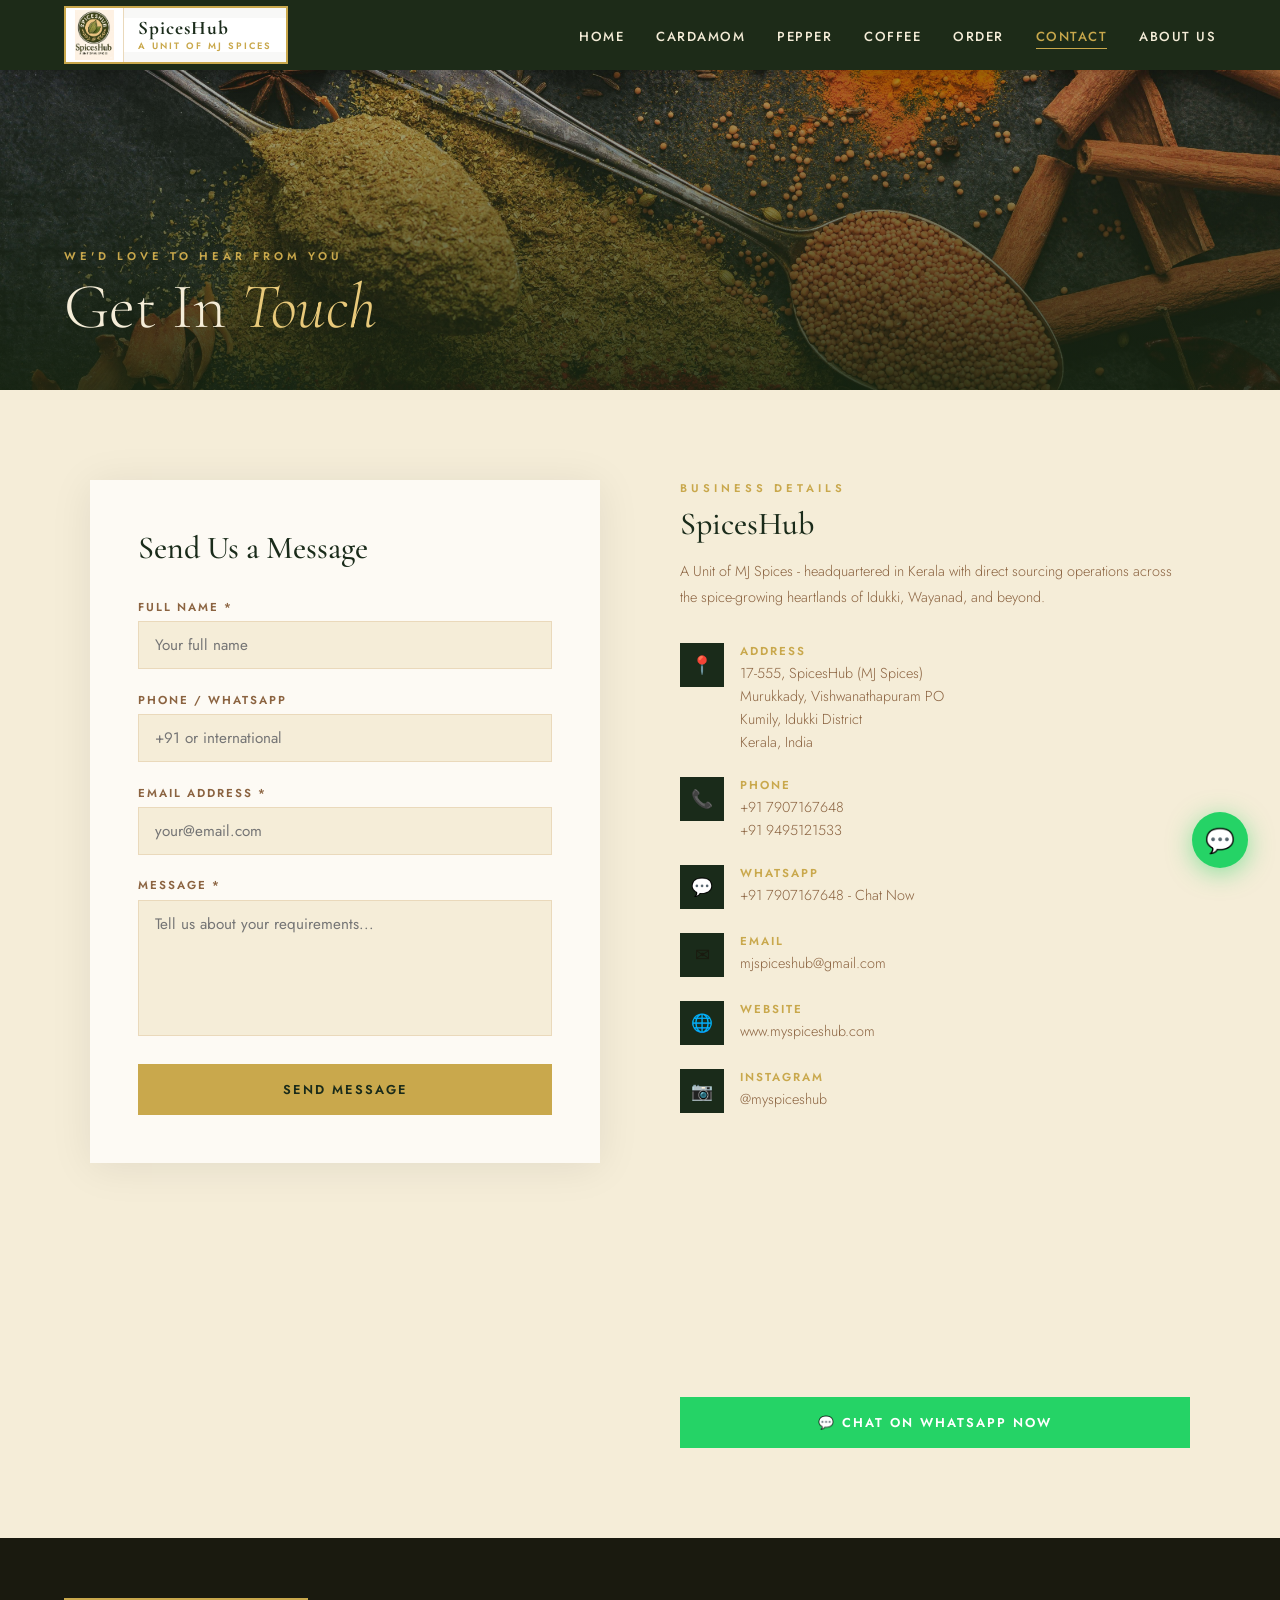
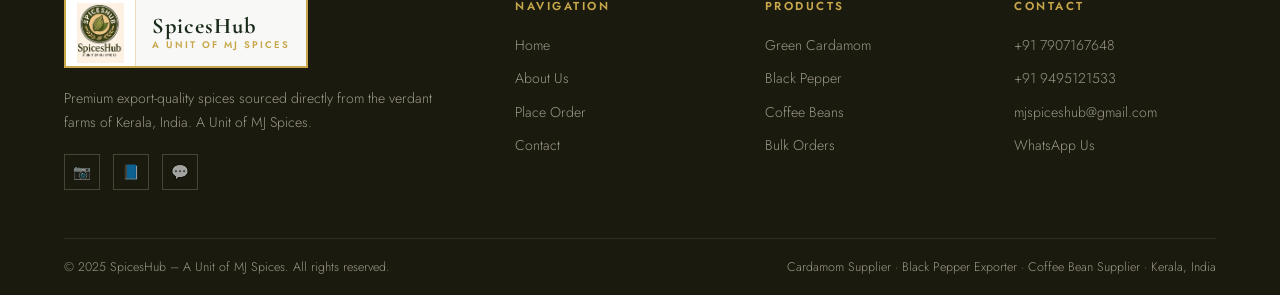
<file: contact.html>
<!DOCTYPE html>
<html lang="en">
<head>
  <meta charset="UTF-8">
  <meta name="viewport" content="width=device-width, initial-scale=1.0">
  <title>Contact Us - SpicesHub | Kerala Spice Exporter</title>
  <meta name="description" content="Contact SpicesHub for premium Kerala spices. WhatsApp: +91 7907167648. Email: mjspiceshub@gmail.com. Sourcing from Idukki, Kerala.">
  <link rel="stylesheet" href="style.css">
  <style>
    .contact-layout {
      display: grid; grid-template-columns: 1fr 1fr;
      gap: 5rem; max-width: 1100px; margin: 0 auto;
    }
    @media (max-width: 860px) { .contact-layout { grid-template-columns: 1fr; } }
  </style>
</head>
<body>
<div class="page-content">

  <!-- PAGE HERO -->
  <div class="page-hero">
    <div class="page-hero-bg" style="background-image: url('images/spice5.jpg');"></div>
    <div class="page-hero-overlay"></div>
    <div class="page-hero-content">
      <span class="page-hero-tag">We'd Love to Hear from You</span>
      <h1>Get In <em>Touch</em></h1>
    </div>
  </div>

  <!-- CONTACT SECTION -->
  <section class="section section--cream">
    <div class="contact-layout">

      <!-- Contact Form -->
      <div class="reveal">
        <div class="form-card">
          <h2>Send Us a Message</h2>
          <div class="form-group">
            <label for="fname">Full Name *</label>
            <input type="text" id="fname" placeholder="Your full name" required>
          </div>
          <div class="form-group">
            <label for="fphone">Phone / WhatsApp</label>
            <input type="tel" id="fphone" placeholder="+91 or international">
          </div>
          <div class="form-group">
            <label for="femail">Email Address *</label>
            <input type="email" id="femail" placeholder="your@email.com" required>
          </div>
          <div class="form-group">
            <label for="fmessage">Message *</label>
            <textarea id="fmessage" rows="5" placeholder="Tell us about your requirements..." required></textarea>
          </div>
          <button class="btn btn-primary" onclick="submitContact()" style="width:100%;border:none;padding:16px;justify-content:center;">
            Send Message
          </button>
        </div>
      </div>

      <!-- Business Details -->
      <div class="reveal">
        <span class="section-tag" style="text-align:left;display:block;margin-bottom:0.5rem;">Business Details</span>
        <h2 style="font-size:2rem;color:var(--green-deep);margin-bottom:1rem;font-weight:500;">SpicesHub</h2>
        <p style="color:var(--brown-light);font-size:0.9rem;line-height:1.8;font-weight:300;margin-bottom:2rem;">
          A Unit of MJ Spices - headquartered in Kerala with direct sourcing operations across the spice-growing heartlands of Idukki, Wayanad, and beyond.
        </p>

        <div class="contact-detail">
          <div class="contact-icon">&#128205;</div>
          <div class="contact-detail-text">
            <strong>Address</strong>
            <span>17-555, SpicesHub (MJ Spices)<br>
            Murukkady, Vishwanathapuram PO<br>
            Kumily, Idukki District<br>
            Kerala, India</span>
          </div>
        </div>

        <div class="contact-detail">
          <div class="contact-icon">&#128222;</div>
          <div class="contact-detail-text">
            <strong>Phone</strong>
            <a href="tel:+917907167648">+91 7907167648</a><br>
            <a href="tel:+919495121533">+91 9495121533</a>
          </div>
        </div>

        <div class="contact-detail">
          <div class="contact-icon">&#128172;</div>
          <div class="contact-detail-text">
            <strong>WhatsApp</strong>
            <a href="https://wa.me/917907167648" target="_blank" rel="noopener">
              +91 7907167648 - Chat Now
            </a>
          </div>
        </div>

        <div class="contact-detail">
          <div class="contact-icon">&#9993;</div>
          <div class="contact-detail-text">
            <strong>Email</strong>
            <a href="mailto:mjspiceshub@gmail.com">mjspiceshub@gmail.com</a>
          </div>
        </div>

        <div class="contact-detail">
          <div class="contact-icon">&#127760;</div>
          <div class="contact-detail-text">
            <strong>Website</strong>
            <a href="https://www.myspiceshub.com" target="_blank" rel="noopener">www.myspiceshub.com</a>
          </div>
        </div>

        <div class="contact-detail">
          <div class="contact-icon">&#128247;</div>
          <div class="contact-detail-text">
            <strong>Instagram</strong>
            <a href="https://instagram.com/myspiceshub" target="_blank" rel="noopener">@myspiceshub</a>
          </div>
        </div>

        <!-- Google Map - Kumily, Idukki, Kerala -->
        <div class="map-wrap">
          <iframe
            src="https://www.google.com/maps/embed?pb=!1m18!1m12!1m3!1d62635!2d77.1!3d9.9!2m3!1f0!2f0!3f0!3m2!1i1024!2i768!4f13.1!3m3!1m2!1s0x3b063b3b5e28b4c7%3A0x0!2sKumily%2C%20Kerala%2C%20India!5e0!3m2!1sen!2sin!4v1"
            allowfullscreen="" loading="lazy"
            referrerpolicy="no-referrer-when-downgrade"
            title="SpicesHub location Kumily Idukki Kerala India">
          </iframe>
        </div>

        <div style="margin-top:2rem;">
          <a href="https://wa.me/917907167648?text=Hello%20SpicesHub%2C%20I%20would%20like%20to%20enquire%20about%20your%20spices."
             class="btn btn-whatsapp" target="_blank" rel="noopener"
             style="display:flex;justify-content:center;">
            &#128172; Chat on WhatsApp Now
          </a>
        </div>
      </div>

    </div>
  </section>

</div>

<script src="nav-footer.js"></script>
<script>
function submitContact() {
  var name  = document.getElementById('fname').value.trim();
  var email = document.getElementById('femail').value.trim();
  var phone = document.getElementById('fphone').value.trim();
  var msg   = document.getElementById('fmessage').value.trim();

  if (!name || !email || !msg) {
    alert('Please fill in all required fields marked with *.');
    return;
  }

  var waText = 'Hello SpicesHub,\nName: ' + name + '\nEmail: ' + email;
  if (phone) { waText += '\nPhone: ' + phone; }
  waText += '\n\n' + msg;

  window.open('https://wa.me/917907167648?text=' + encodeURIComponent(waText), '_blank');
}
</script>
</body>
</html>
</file>
<file: style.css>
/* =============================================
   SPICESHUB – Shared Stylesheet
   ============================================= */

@import url('https://fonts.googleapis.com/css2?family=Cormorant+Garamond:ital,wght@0,300;0,400;0,500;0,600;1,300;1,400&family=Jost:wght@300;400;500;600&display=swap');

/* ---------- CSS Variables ---------- */
:root {
  --gold:        #C9A84C;
  --gold-light:  #E8C97A;
  --gold-dark:   #A07830;
  --green-deep:  #1A2B1A;
  --green-mid:   #2D4A2D;
  --green-light: #3D6B3D;
  --cream:       #F5EDD8;
  --cream-dark:  #EAD9BB;
  --brown:       #5C3D1E;
  --brown-light: #8B6340;
  --white:       #FDFAF4;
  --text-dark:   #1A1A0F;
}

/* ---------- Reset ---------- */
*, *::before, *::after { margin: 0; padding: 0; box-sizing: border-box; }
html { scroll-behavior: smooth; }
body {
  font-family: 'Jost', sans-serif;
  background: var(--white);
  color: var(--text-dark);
  overflow-x: hidden;
}
h1, h2, h3, h4 { font-family: 'Cormorant Garamond', serif; font-weight: 500; }
img { max-width: 100%; height: auto; display: block; }
a { text-decoration: none; }

/* ---------- NAV ---------- */
nav {
  position: fixed; top: 0; width: 100%; z-index: 1000;
  display: flex; align-items: center; justify-content: space-between;
  padding: 0 5%; height: 70px;
  background: rgba(20,35,15,0.96);
  backdrop-filter: blur(10px);
  box-shadow: 0 2px 30px rgba(0,0,0,0.3);
}
.nav-logo {
  font-family: 'Cormorant Garamond', serif;
  font-size: 1.7rem; font-weight: 600;
  color: var(--gold); letter-spacing: 2px;
}
.nav-logo span { color: var(--cream); }
.nav-links { display: flex; gap: 2rem; list-style: none; }
.nav-links a {
  color: var(--cream); font-size: 0.82rem;
  letter-spacing: 1.5px; text-transform: uppercase;
  font-weight: 500; position: relative;
  transition: color 0.3s;
}
.nav-links a::after {
  content: ''; position: absolute; bottom: -3px; left: 0;
  width: 0; height: 1px; background: var(--gold);
  transition: width 0.3s ease;
}
.nav-links a:hover,
.nav-links a.active { color: var(--gold); }
.nav-links a:hover::after,
.nav-links a.active::after { width: 100%; }

/* Hamburger */
.hamburger {
  display: none; flex-direction: column; gap: 5px;
  cursor: pointer; padding: 5px; background: none; border: none;
}
.hamburger span { display: block; width: 25px; height: 2px; background: var(--cream); transition: 0.3s; }
.mobile-menu {
  display: none; position: fixed; top: 70px; left: 0; right: 0;
  background: rgba(20,35,15,0.98); padding: 1.5rem 5%;
  flex-direction: column; gap: 0; z-index: 999;
}
.mobile-menu.open { display: flex; }
.mobile-menu a {
  color: var(--cream); font-size: 0.9rem;
  letter-spacing: 1px; text-transform: uppercase; font-weight: 500;
  padding: 0.9rem 0; border-bottom: 1px solid rgba(201,168,76,0.15);
  transition: color 0.3s;
}
.mobile-menu a:hover { color: var(--gold); }

/* ---------- PAGE WRAPPER ---------- */
.page-content { padding-top: 70px; min-height: calc(100vh - 140px); }

/* ---------- PAGE HERO BANNER (inner pages) ---------- */
.page-hero {
  height: 320px; display: flex; align-items: flex-end;
  padding: 0 5% 3rem; position: relative; overflow: hidden;
}
.page-hero-bg {
  position: absolute; inset: 0;
  background-size: cover; background-position: center;
}
.page-hero-overlay {
  position: absolute; inset: 0;
  background: linear-gradient(to top, rgba(20,35,15,0.85) 0%, rgba(20,35,15,0.3) 100%);
}
.page-hero-content { position: relative; z-index: 2; }
.page-hero-tag {
  display: block; font-size: 0.7rem; letter-spacing: 4px;
  text-transform: uppercase; color: var(--gold); font-weight: 600;
  margin-bottom: 0.5rem;
}
.page-hero h1 {
  font-size: clamp(2.2rem, 5vw, 4rem); color: var(--cream);
  font-weight: 300; line-height: 1.1;
}
.page-hero h1 em { font-style: italic; color: var(--gold-light); }

/* ---------- SECTIONS ---------- */
.section { padding: 90px 5%; }
.section-inner { max-width: 1150px; margin: 0 auto; }
.section-header { text-align: center; margin-bottom: 4rem; }
.section-tag {
  font-size: 0.7rem; letter-spacing: 4px;
  text-transform: uppercase; color: var(--gold);
  font-weight: 600; margin-bottom: 0.8rem; display: block;
}
.section-header h2 {
  font-size: clamp(2rem, 4vw, 3rem); color: var(--green-deep);
  font-weight: 400; line-height: 1.2;
}
.section-header p {
  color: var(--brown-light); margin-top: 0.8rem;
  font-size: 0.97rem; font-weight: 300;
  max-width: 600px; margin-left: auto; margin-right: auto;
  line-height: 1.8;
}

/* Dark section */
.section--dark { background: var(--green-deep); }
.section--dark .section-header h2 { color: var(--cream); }
.section--dark .section-header p { color: rgba(245,237,216,0.65); }

/* Cream section */
.section--cream { background: var(--cream); }

/* ---------- BUTTONS ---------- */
.btn {
  display: inline-flex; align-items: center; gap: 8px;
  font-family: 'Jost', sans-serif; font-size: 0.8rem;
  letter-spacing: 2px; text-transform: uppercase;
  font-weight: 600; padding: 14px 32px;
  transition: all 0.3s ease; cursor: pointer;
  border: 2px solid transparent;
}
.btn-primary {
  background: var(--gold); color: var(--green-deep);
  border-color: var(--gold);
}
.btn-primary:hover { background: transparent; color: var(--gold); }
.btn-outline {
  background: transparent; color: var(--cream);
  border-color: rgba(245,237,216,0.5);
}
.btn-outline:hover { border-color: var(--gold); color: var(--gold); }
.btn-whatsapp {
  background: #25D366; color: white; border-color: #25D366;
}
.btn-whatsapp:hover { background: #1da851; border-color: #1da851; }
.btn-dark {
  background: var(--green-deep); color: var(--cream);
  border-color: var(--green-deep);
}
.btn-dark:hover { background: #25D366; border-color: #25D366; color: white; }

/* ---------- PRODUCT CARD ---------- */
.products-grid {
  display: grid;
  grid-template-columns: repeat(auto-fit, minmax(300px, 1fr));
  gap: 2.5rem;
}
.product-card {
  background: var(--white); overflow: hidden;
  box-shadow: 0 4px 30px rgba(0,0,0,0.07);
  transition: all 0.4s ease;
}
.product-card:hover { transform: translateY(-8px); box-shadow: 0 20px 50px rgba(0,0,0,0.15); }
.product-img { height: 260px; overflow: hidden; position: relative; }
.product-img img { width: 100%; height: 100%; object-fit: cover; transition: transform 0.6s ease; }
.product-card:hover .product-img img { transform: scale(1.07); }
.product-badge {
  position: absolute; top: 1rem; right: 1rem;
  background: var(--gold); color: var(--green-deep);
  font-size: 0.65rem; letter-spacing: 2px;
  text-transform: uppercase; font-weight: 700; padding: 4px 12px;
}
.product-info { padding: 2rem; }
.product-origin {
  font-size: 0.72rem; color: var(--gold);
  letter-spacing: 2px; text-transform: uppercase;
  margin-bottom: 0.4rem; font-weight: 600;
}
.product-info h3 {
  font-size: 1.6rem; color: var(--green-deep);
  margin-bottom: 0.8rem; font-weight: 500;
}
.product-info p {
  color: var(--brown-light); font-size: 0.88rem;
  line-height: 1.75; font-weight: 300; margin-bottom: 1.2rem;
}
.pkg-options { display: flex; flex-wrap: wrap; gap: 0.5rem; margin-bottom: 1.5rem; }
.pkg-badge {
  border: 1px solid var(--cream-dark); color: var(--brown-light);
  font-size: 0.7rem; padding: 4px 10px; letter-spacing: 1px; font-weight: 500;
}
.product-price {
  font-family: 'Cormorant Garamond', serif;
  font-size: 1.05rem; color: var(--green-deep);
  margin-bottom: 1.2rem; font-weight: 500;
}
.product-price span { color: var(--gold); }

/* ---------- WHY CARDS ---------- */
.why-grid {
  display: grid;
  grid-template-columns: repeat(auto-fit, minmax(230px, 1fr));
  gap: 2rem;
}
.why-card {
  background: rgba(255,255,255,0.04);
  border: 1px solid rgba(201,168,76,0.2);
  padding: 2.5rem 2rem; text-align: center;
  transition: all 0.4s ease; position: relative; overflow: hidden;
}
.why-card::before {
  content: ''; position: absolute; top: 0; left: 0; right: 0;
  height: 2px;
  background: linear-gradient(to right, transparent, var(--gold), transparent);
  transform: scaleX(0); transition: transform 0.4s ease;
}
.why-card:hover { background: rgba(201,168,76,0.07); transform: translateY(-5px); }
.why-card:hover::before { transform: scaleX(1); }
.why-icon { font-size: 2.2rem; margin-bottom: 1rem; }
.why-card h3 { font-size: 1.2rem; color: var(--gold); margin-bottom: 0.7rem; font-weight: 500; }
.why-card p { color: rgba(245,237,216,0.65); font-size: 0.88rem; line-height: 1.7; font-weight: 300; }

/* ---------- FORMS ---------- */
.form-card {
  background: var(--white);
  padding: 3rem; max-width: 600px; margin: 0 auto;
  box-shadow: 0 4px 40px rgba(0,0,0,0.08);
}
.form-card h2 {
  font-size: 2rem; color: var(--green-deep);
  margin-bottom: 2rem; font-weight: 500;
}
.form-group { margin-bottom: 1.4rem; }
.form-group label {
  display: block; font-size: 0.72rem; letter-spacing: 2px;
  text-transform: uppercase; color: var(--brown-light);
  font-weight: 600; margin-bottom: 0.4rem;
}
.form-group input,
.form-group select,
.form-group textarea {
  width: 100%; padding: 12px 16px;
  border: 1px solid var(--cream-dark);
  background: var(--cream);
  font-family: 'Jost', sans-serif; font-size: 0.95rem;
  color: var(--text-dark); outline: none;
  transition: border-color 0.3s; resize: none;
  appearance: none;
}
.form-group input:focus,
.form-group select:focus,
.form-group textarea:focus {
  border-color: var(--gold); background: var(--white);
}
.form-group select { cursor: pointer; }

/* ---------- CONTACT DETAILS ---------- */
.contact-detail {
  display: flex; gap: 1rem; align-items: flex-start;
  margin-bottom: 1.5rem;
}
.contact-icon {
  width: 44px; height: 44px; min-width: 44px;
  background: var(--green-deep);
  display: flex; align-items: center; justify-content: center;
  font-size: 1.1rem;
}
.contact-detail-text strong {
  display: block; font-size: 0.72rem; letter-spacing: 2px;
  text-transform: uppercase; color: var(--gold); font-weight: 600; margin-bottom: 2px;
}
.contact-detail-text span, .contact-detail-text a {
  color: var(--brown-light); font-size: 0.9rem; font-weight: 300;
}
.contact-detail-text a:hover { color: var(--gold); }

/* ---------- GALLERY GRID ---------- */
.gallery-grid {
  display: grid;
  grid-template-columns: repeat(4, 1fr);
  grid-template-rows: repeat(2, 240px);
  gap: 4px;
}
.gallery-item { overflow: hidden; position: relative; }
.gallery-item:first-child { grid-column: span 2; grid-row: span 2; }
.gallery-item img {
  width: 100%; height: 100%; object-fit: cover;
  transition: transform 0.6s ease, filter 0.4s ease;
  filter: brightness(0.9) saturate(1.1);
}
.gallery-item:hover img { transform: scale(1.06); filter: brightness(1) saturate(1.2); }
.gallery-overlay {
  position: absolute; inset: 0;
  background: linear-gradient(to top, rgba(20,35,15,0.65) 0%, transparent 55%);
  opacity: 0; transition: opacity 0.4s;
  display: flex; align-items: flex-end; padding: 1.2rem;
}
.gallery-item:hover .gallery-overlay { opacity: 1; }
.gallery-overlay span {
  color: var(--cream); font-size: 0.78rem;
  letter-spacing: 2px; text-transform: uppercase; font-weight: 500;
}

/* ---------- STATS ROW ---------- */
.stats-row {
  display: grid; grid-template-columns: repeat(3, 1fr);
  gap: 1.5rem; padding-top: 2rem;
  border-top: 1px solid var(--cream-dark); margin-top: 2rem;
}
.stat h4 { font-size: 2.2rem; color: var(--gold); font-weight: 600; line-height: 1; }
.stat p { font-size: 0.78rem; color: var(--brown-light); letter-spacing: 1px; font-weight: 500; }

/* ---------- FOOTER ---------- */
footer {
  background: var(--text-dark);
  padding: 60px 5% 0;
  color: rgba(245,237,216,0.6);
}
.footer-grid {
  display: grid;
  grid-template-columns: 2fr 1fr 1fr 1fr;
  gap: 3rem; margin-bottom: 3rem;
}
.footer-brand .nav-logo { font-size: 1.5rem; margin-bottom: 1rem; display: block; }
.footer-brand p { font-size: 0.88rem; line-height: 1.7; font-weight: 300; }
.footer-col h4 {
  font-family: 'Jost', sans-serif; font-size: 0.72rem;
  letter-spacing: 2.5px; text-transform: uppercase;
  color: var(--gold); font-weight: 600; margin-bottom: 1.2rem;
}
.footer-col ul { list-style: none; }
.footer-col ul li { margin-bottom: 0.65rem; }
.footer-col ul li a {
  color: rgba(245,237,216,0.6); font-size: 0.88rem;
  font-weight: 300; transition: color 0.3s;
}
.footer-col ul li a:hover { color: var(--gold); }
.social-links { display: flex; gap: 0.8rem; margin-top: 1.2rem; }
.social-link {
  width: 36px; height: 36px;
  border: 1px solid rgba(245,237,216,0.2);
  display: flex; align-items: center; justify-content: center;
  text-decoration: none; color: rgba(245,237,216,0.6);
  font-size: 0.9rem; transition: all 0.3s;
}
.social-link:hover { border-color: var(--gold); color: var(--gold); }
.footer-bottom {
  border-top: 1px solid rgba(245,237,216,0.1);
  padding: 1.2rem 0;
  display: flex; justify-content: space-between; align-items: center;
  flex-wrap: wrap; gap: 0.5rem;
}
.footer-bottom p { font-size: 0.78rem; font-weight: 300; }

/* ---------- FLOATING WHATSAPP ---------- */
.float-wa {
  position: fixed; bottom: 2rem; right: 2rem;
  width: 56px; height: 56px; background: #25D366;
  border-radius: 50%; display: flex; align-items: center; justify-content: center;
  text-decoration: none; font-size: 1.5rem;
  box-shadow: 0 5px 25px rgba(37,211,102,0.5);
  z-index: 999; transition: all 0.3s;
  animation: pulseWA 3s ease infinite;
}
.float-wa:hover { transform: scale(1.1); background: #1da851; }
.float-wa-tip {
  position: absolute; right: 66px;
  background: var(--text-dark); color: var(--cream);
  padding: 7px 13px; font-size: 0.75rem;
  font-family: 'Jost', sans-serif; white-space: nowrap;
  opacity: 0; transform: translateX(8px);
  transition: all 0.3s; pointer-events: none;
}
.float-wa:hover .float-wa-tip { opacity: 1; transform: translateX(0); }

/* ---------- PRODUCT DETAIL PAGE ---------- */
.product-detail-grid {
  display: grid; grid-template-columns: 1fr 1fr;
  gap: 5rem; align-items: start;
}
.product-detail-img { position: sticky; top: 90px; }
.product-detail-img img {
  width: 100%; aspect-ratio: 4/3; object-fit: cover;
  box-shadow: 0 20px 50px rgba(0,0,0,0.15);
}
.product-detail-info .section-tag { text-align: left; }
.product-detail-info h1 {
  font-size: clamp(2.2rem, 4vw, 3.5rem); color: var(--green-deep);
  font-weight: 400; line-height: 1.1; margin-bottom: 1rem;
}
.product-detail-info > p {
  color: var(--brown-light); font-size: 0.97rem;
  line-height: 1.85; font-weight: 300; margin-bottom: 1.5rem;
}
.detail-row { display: flex; gap: 2.5rem; margin: 1.5rem 0; }
.detail-item strong {
  display: block; font-size: 0.7rem; letter-spacing: 2px;
  text-transform: uppercase; color: var(--gold); font-weight: 600; margin-bottom: 3px;
}
.detail-item span { font-size: 0.9rem; color: var(--brown-light); font-weight: 300; }
.detail-divider { height: 1px; background: var(--cream-dark); margin: 1.5rem 0; }
.product-detail-info h3 {
  font-family: 'Jost', sans-serif; font-size: 0.75rem;
  letter-spacing: 2px; text-transform: uppercase;
  color: var(--green-deep); font-weight: 600; margin-bottom: 0.5rem;
}

/* ---------- ABOUT PAGE ---------- */
.about-grid { display: grid; grid-template-columns: 1fr 1fr; gap: 5rem; align-items: center; }
.about-images { position: relative; height: 520px; }
.about-img-main {
  position: absolute; top: 0; left: 0; width: 78%; height: 80%;
  object-fit: cover; box-shadow: 0 20px 50px rgba(0,0,0,0.15);
}
.about-img-accent {
  position: absolute; bottom: 0; right: 0; width: 50%; height: 45%;
  object-fit: cover; box-shadow: 0 20px 50px rgba(0,0,0,0.15);
  border: 5px solid var(--white);
}
.about-badge {
  position: absolute; bottom: 42%; left: 72%;
  background: var(--gold); width: 85px; height: 85px;
  display: flex; flex-direction: column; align-items: center; justify-content: center;
}
.about-badge span:first-child { font-family: 'Cormorant Garamond', serif; font-size: 1.7rem; font-weight: 600; color: var(--green-deep); line-height: 1; }
.about-badge span:last-child { font-size: 0.58rem; letter-spacing: 2px; color: var(--green-deep); text-transform: uppercase; font-weight: 600; }
.about-text .section-tag { text-align: left; }
.about-text h2 { font-size: clamp(1.8rem, 3.5vw, 2.7rem); color: var(--green-deep); font-weight: 400; line-height: 1.2; margin-bottom: 1.5rem; }
.about-text p { color: var(--brown-light); font-size: 0.95rem; line-height: 1.85; font-weight: 300; margin-bottom: 1.1rem; }

/* ---------- MAP ---------- */
.map-wrap { height: 220px; overflow: hidden; margin-top: 2rem; }
.map-wrap iframe { width: 100%; height: 100%; border: none; }

/* ---------- REVEAL ANIMATION ---------- */
.reveal {
  opacity: 0; transform: translateY(35px);
  transition: opacity 0.75s ease, transform 0.75s ease;
}
.reveal.visible { opacity: 1; transform: translateY(0); }

/* ---------- ANIMATIONS ---------- */
@keyframes fadeUp {
  from { opacity: 0; transform: translateY(30px); }
  to   { opacity: 1; transform: translateY(0); }
}
@keyframes pulseWA {
  0%,100% { box-shadow: 0 5px 25px rgba(37,211,102,0.5); }
  50%      { box-shadow: 0 5px 40px rgba(37,211,102,0.8); }
}
@keyframes scrollLine {
  0%   { transform: scaleY(0); transform-origin: top; }
  50%  { transform: scaleY(1); transform-origin: top; }
  51%  { transform: scaleY(1); transform-origin: bottom; }
  100% { transform: scaleY(0); transform-origin: bottom; }
}

/* ---------- RESPONSIVE ---------- */
@media (max-width: 900px) {
  .product-detail-grid { grid-template-columns: 1fr; }
  .product-detail-img { position: static; }
  .about-grid { grid-template-columns: 1fr; }
  .about-images { height: 340px; }
  .footer-grid { grid-template-columns: 1fr 1fr; }
}
@media (max-width: 768px) {
  .nav-links { display: none; }
  .hamburger { display: flex; }
  .section { padding: 65px 5%; }
  .gallery-grid {
    grid-template-columns: repeat(2, 1fr);
    grid-template-rows: repeat(3, 180px);
  }
  .gallery-item:first-child { grid-column: span 2; grid-row: span 1; }
}
@media (max-width: 480px) {
  .footer-grid { grid-template-columns: 1fr; }
  .stats-row { grid-template-columns: repeat(3,1fr); gap: 1rem; }
  .detail-row { flex-wrap: wrap; gap: 1rem; }
}
</file>
